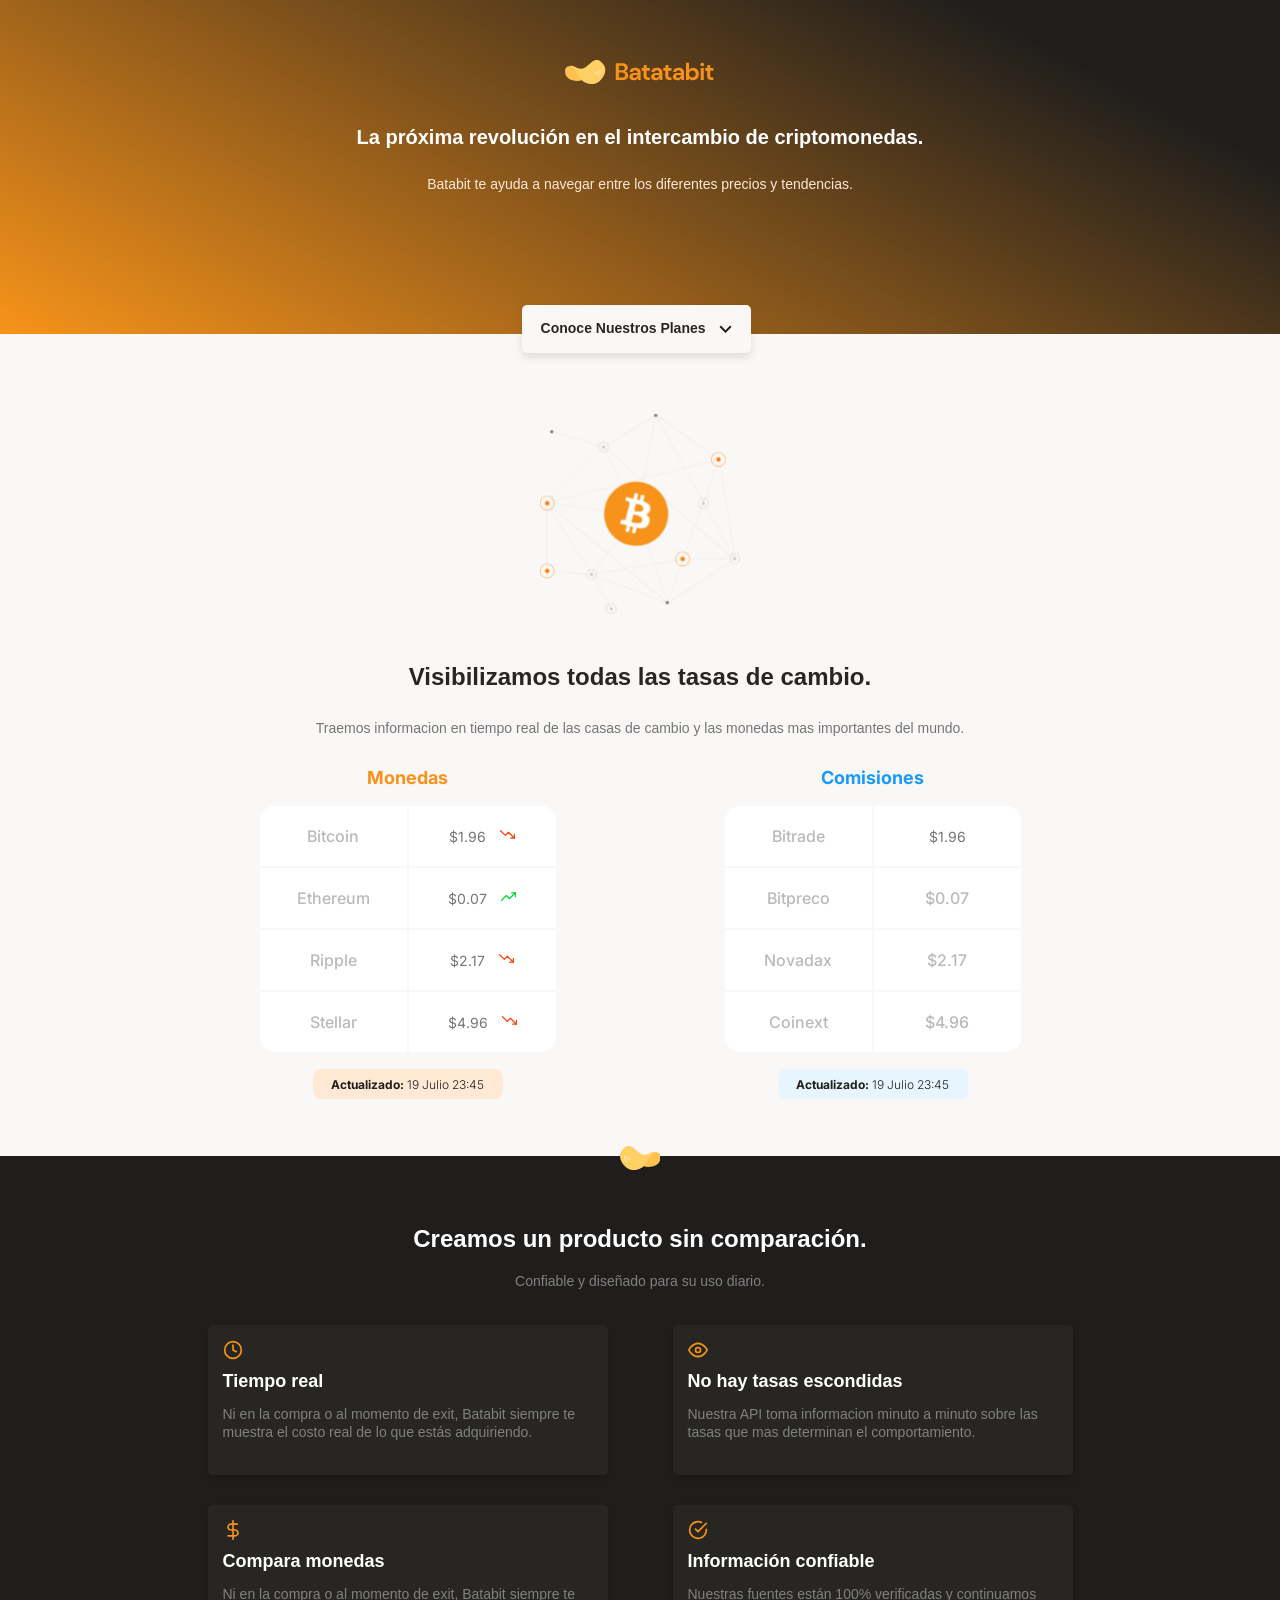
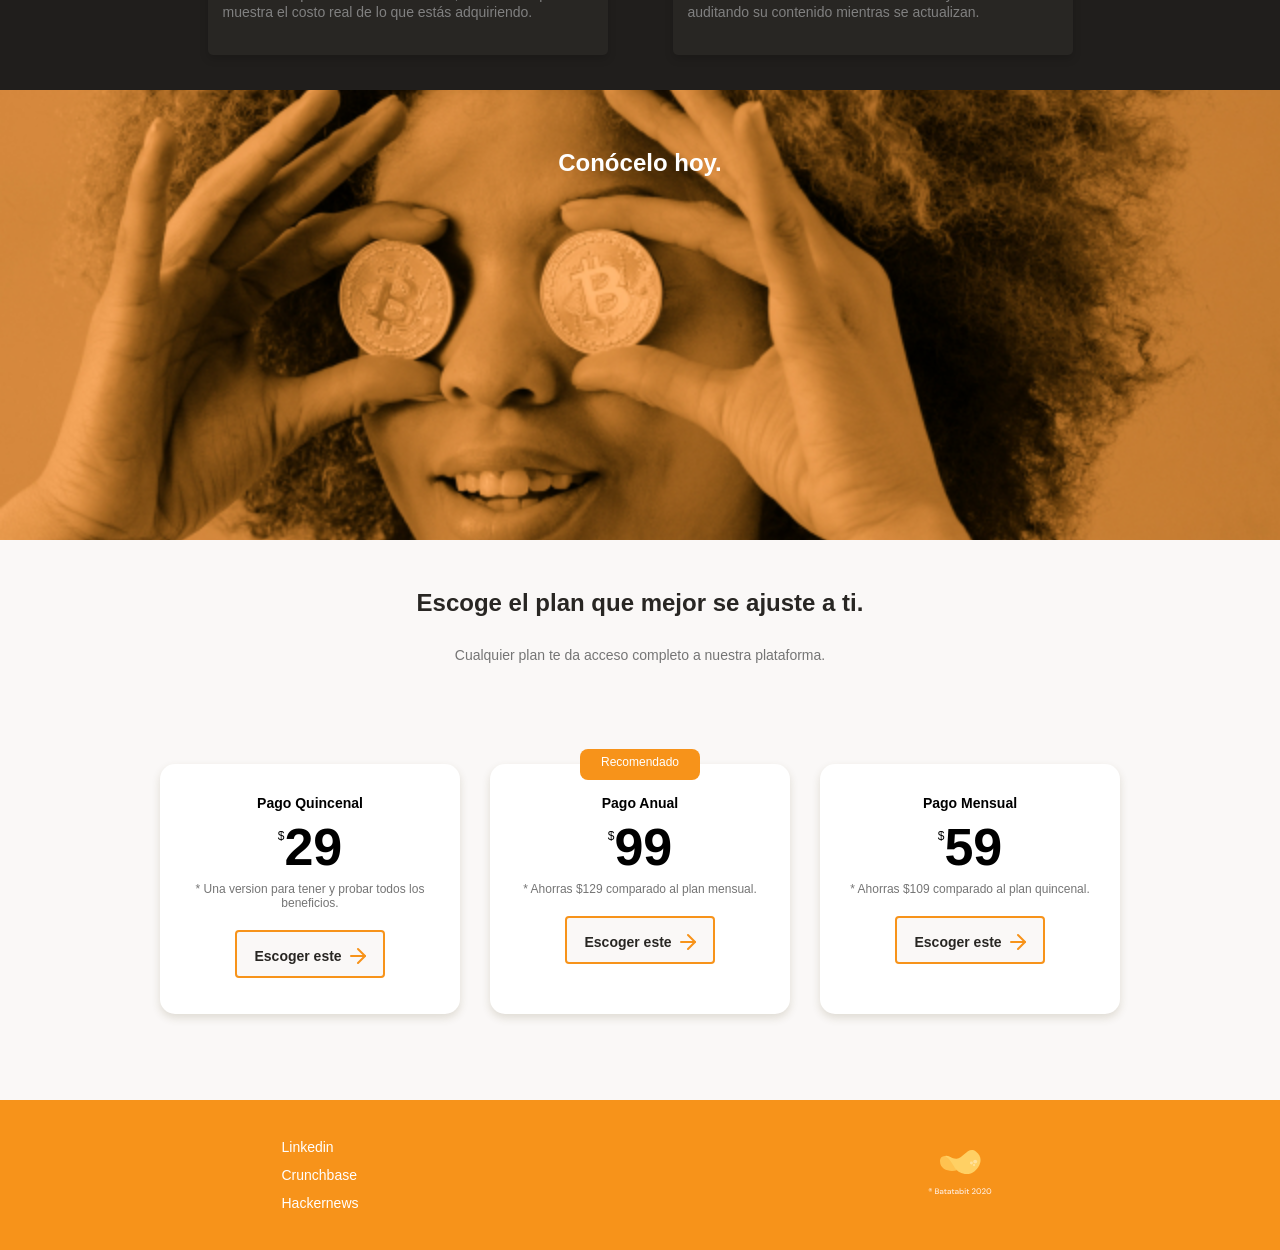
<file: CursoResponsiveDesign/index.html>
<!DOCTYPE html>
<html lang="en">
<head>
    <meta charset="UTF-8">
    <meta http-equiv="X-UA-Compatible" content="IE=edge">
    <meta name="viewport" content="width=device-width, initial-scale=1.0">
    <title>Document</title>
    <link rel="stylesheet" href="styles.css">
    <link rel="stylesheet" href="./css/tablet.css" media="(min-width: 930px)">
    <link rel="preconnect" href="https://fonts.googleapis.com">
    <link rel="preconnect" href="https://fonts.gstatic.com" crossorigin>
    <link href="https://fonts.googleapis.com/css2?family=DM+Sans:wght@400;500;700&family=Inter:wght@300;500&display=swap" rel="stylesheet">
</head>
<body>
    <header>
        <img src="./Assets/img/logo.svg" alt="">
        <div class="header-title-container">
            <h1>La próxima revolución en el intercambio de criptomonedas.</h1>
            <p>Batabit te ayuda a navegar entre los diferentes precios y tendencias.</p>
            <a class="header-button" href="#plans">Conoce Nuestros Planes <span></span></a>
        </div>
    </header>
    <main>
        <section class="main-exchanger-container">
            <div class="backgroundImg"></div>
            <div class="main-exchange-container-title">
                <h2>Visibilizamos todas las tasas de cambio.</h2>
                <p>Traemos informacion en tiempo real de las casas de cambio y las monedas mas importantes del mundo.</p>
            </div>
            <section class="main-tables-container">
                <div class="main-currency-table">
                    <p class="currency-table-title">Monedas</p>
                    <div class="currenty-table-container">
                        <table>
                            <tr>
                                <td class="table__top-left">Bitcoin</td>
                                <td class="table__top-right table__right">$1.96 <span class="down"></span></td>
                            </tr>
                            <tr>
                                <td>Ethereum</td>
                                <td class="table__right">$0.07 <span class="up"></span></td>
                            </tr>
                            <tr>
                                <td>Ripple</td>
                                <td class="table__right">$2.17 <span class="down"></span></td>
                            </tr>
                            <tr>
                                <td class="table__bottom-left">Stellar</td>
                                <td class="table__bottom-right table__right">$4.96 <span class="down"></span></td>
                            </tr>
                        </table>
                    </div>
                    <div class="currency-table-date">
                        <p><b>Actualizado:</b> 19 Julio 23:45</p>
                    </div>
                </div>
            <!-- </section>
            <section class="main-tables-container"> -->
                <div class="main-commission-table">
                    <p class="commission-table-title">Comisiones</p>
                    <div class="commission-table-container">
                        <table>
                            <tr>
                                <td class="table__top-left">Bitrade</td>
                                <td class="table__top-right table__right">$1.96</td>
                            </tr>
                            <tr>
                                <td>Bitpreco</td>
                                <td class="table__right">$0.07</td>
                            </tr>
                            <tr>
                                <td>Novadax</td>
                                <td class="table__right">$2.17</td>
                            </tr>
                            <tr>
                                <td class="table__bottom-left">Coinext</td>
                                <td class="table__bottom-right table__right">$4.96</td>
                            </tr>
                        </table>
                    </div>
                    <div class="commission-table-date">
                        <p><b>Actualizado:</b> 19 Julio 23:45</p>
                    </div>
                </div>
            </section>
        </section>
        <section class="main-product-detail">
            <span class="product-deatil--batata-logo"></span>
            <div class="product-detail--title">
                <h2>Creamos un producto sin comparación.</h2>
                <p>Confiable y diseñado para su uso diario.</p>
            </div>
            <section class="product-cards-contaier">
                <article class="product-detail--card">
                    <span class="clock"></span>
                    <p class="product--card-title">Tiempo real</p>
                    <p class="product--card-body">Ni en la compra o al momento de exit, Batabit siempre te muestra el costo real de lo que estás adquiriendo.</p>
                </article>
            <!-- </section> -->
            <!-- <section class="product-cards-contaier"> -->
                <article class="product-detail--card">
                    <span class="eye"></span>
                    <p class="product--card-title">No hay tasas escondidas</p>
                    <p class="product--card-body">Nuestra API toma informacion minuto a minuto sobre las tasas que mas determinan el comportamiento.</p>
                </article>
            <!-- </section> -->
            <!-- <section class="product-cards-contaier"> -->
                <article class="product-detail--card">
                    <span class="dollar"></span>
                    <p class="product--card-title">Compara monedas</p>
                    <p class="product--card-body">Ni en la compra o al momento de exit, Batabit siempre te muestra el costo real de lo que estás adquiriendo.</p>
                </article>
            <!-- </section> -->
            <!-- <section class="product-cards-contaier"> -->
                <article class="product-detail--card">
                    <span class="check"></span>
                    <p class="product--card-title">Información confiable</p>
                    <p class="product--card-body">Nuestras fuentes están 100% verificadas y continuamos auditando su contenido mientras se actualizan.</p>
                </article>
            </section>
        </section>
        <section class="bitcoin-img-container">
            <h2>Conócelo hoy.</h2>
        </section>
        <section id="plans" class="main-plans-container">
            <div class="plans--title">
                <h2>Escoge el plan que mejor se ajuste a ti.</h2>
                <p>Cualquier plan te da acceso completo a nuestra plataforma.</p>
            </div>
            <section class="plans-container--slider">
                <article>
                    <br>
                </article>
                <article class="plans-container--card">
                    <div class="plan-info-container">
                        <h3 class="plan-card--title">Pago Quincenal</h3>
                        <p class="plan-card--price"><span>$</span>29</p>
                        <p class="plan-card--saving">* Una version para tener y probar todos los beneficios.</p>
                        <button class="plan-card--ca">Escoger este <span></span></button>
                    </div>
                </article>
                <article class="plans-container--card">
                    <p class="recommended">Recomendado</p>
                    <div class="plan-info-container">
                        <h3 class="plan-card--title">Pago Anual</h3>
                        <p class="plan-card--price"><span>$</span>99</p>
                        <p class="plan-card--saving">* Ahorras $129 comparado al plan mensual.</p>
                        <button class="plan-card--ca">Escoger este <span></span></button>
                    </div>
                </article>
                <article class="plans-container--card">
                    <div class="plan-info-container">
                        <h3 class="plan-card--title">Pago Mensual</h3>
                        <p class="plan-card--price"><span>$</span>59</p>
                        <p class="plan-card--saving">* Ahorras $109 comparado al plan quincenal.</p>
                        <button class="plan-card--ca">Escoger este <span></span></button>
                    </div>
                </article>
                <article>
                    <br>
                </article>
            </section>
        </section>
    </main>
    <footer>
        <section class="left">
            <ul>
                <li><a href="#">Linkedin</a></li>
                <li><a href="#">Crunchbase</a></li>
                <li><a href="#">Hackernews</a></li>
            </ul>
        </section>
        <section class="right">
            <img src="./Assets/img/logo-footer.svg" alt="Logo Batatabit">
        </section>
    </footer>
</body>
</html>
</file>
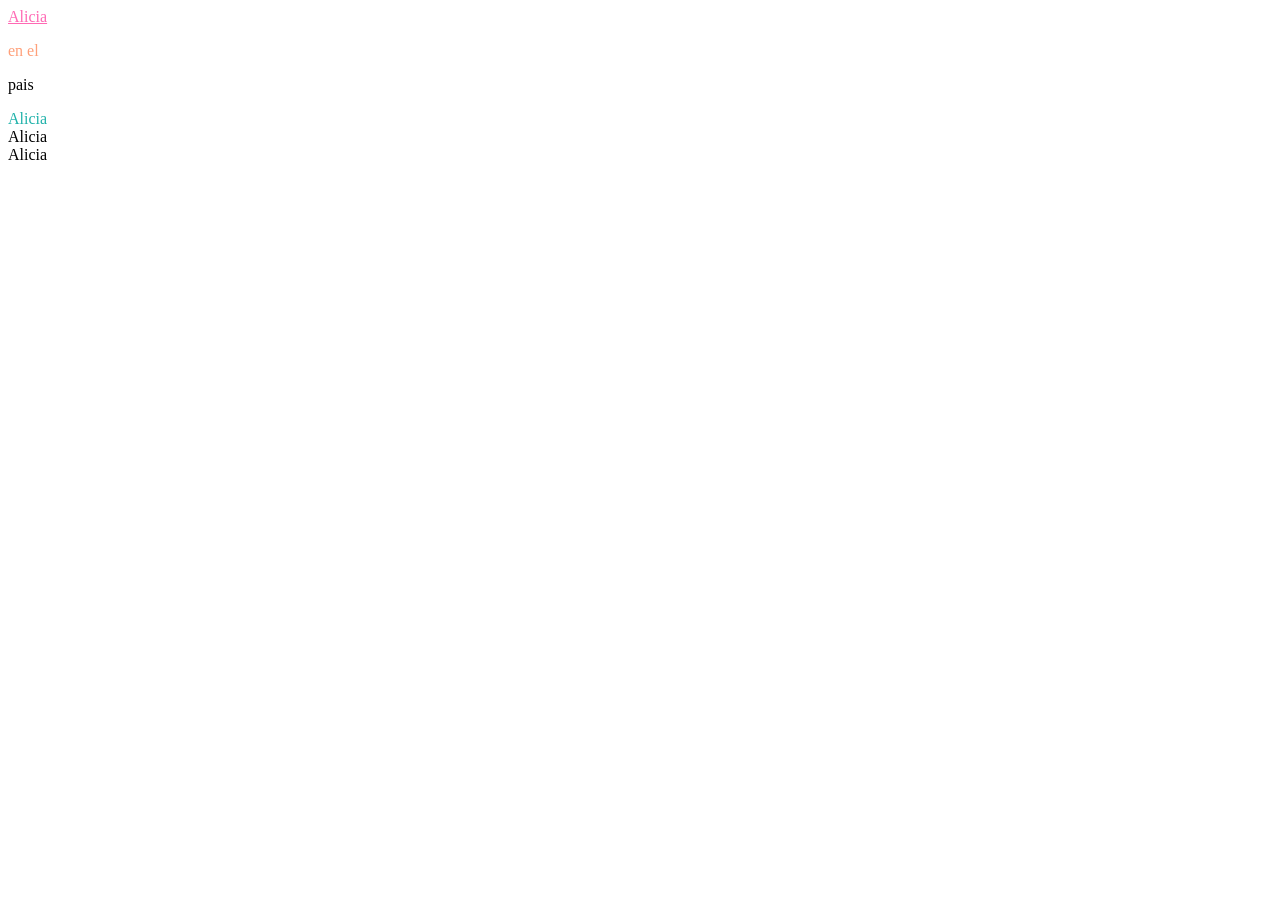
<file: CursoTransformacionesYAnimaciones/pseudo-classes.html>
<!DOCTYPE html>
<html lang="en">
<head>
    <meta charset="UTF-8">
    <meta http-equiv="X-UA-Compatible" content="IE=edge">
    <meta name="viewport" content="width=device-width, initial-scale=1.0">
    <title>Document</title>
    <style>
        a:link{
            color: hotpink;
        }
        a:visited{
            color: tomato;
        }
        a:hover{
            background-color: palegoldenrod;
        }
        p:not(.maravillas){
            color: lightsalmon;
        }
        .container div:nth-child(1){
            color: lightseagreen;
        }
    </style>
</head>
<body>
    <a href="/">Alicia</a>
    <p>en el</p>
    <p class="maravillas">pais</p>
    <div class="container">
        <div>Alicia</div>
        <div>Alicia</div>
        <div>Alicia</div>
    </div>
</body>
</html>
</file>
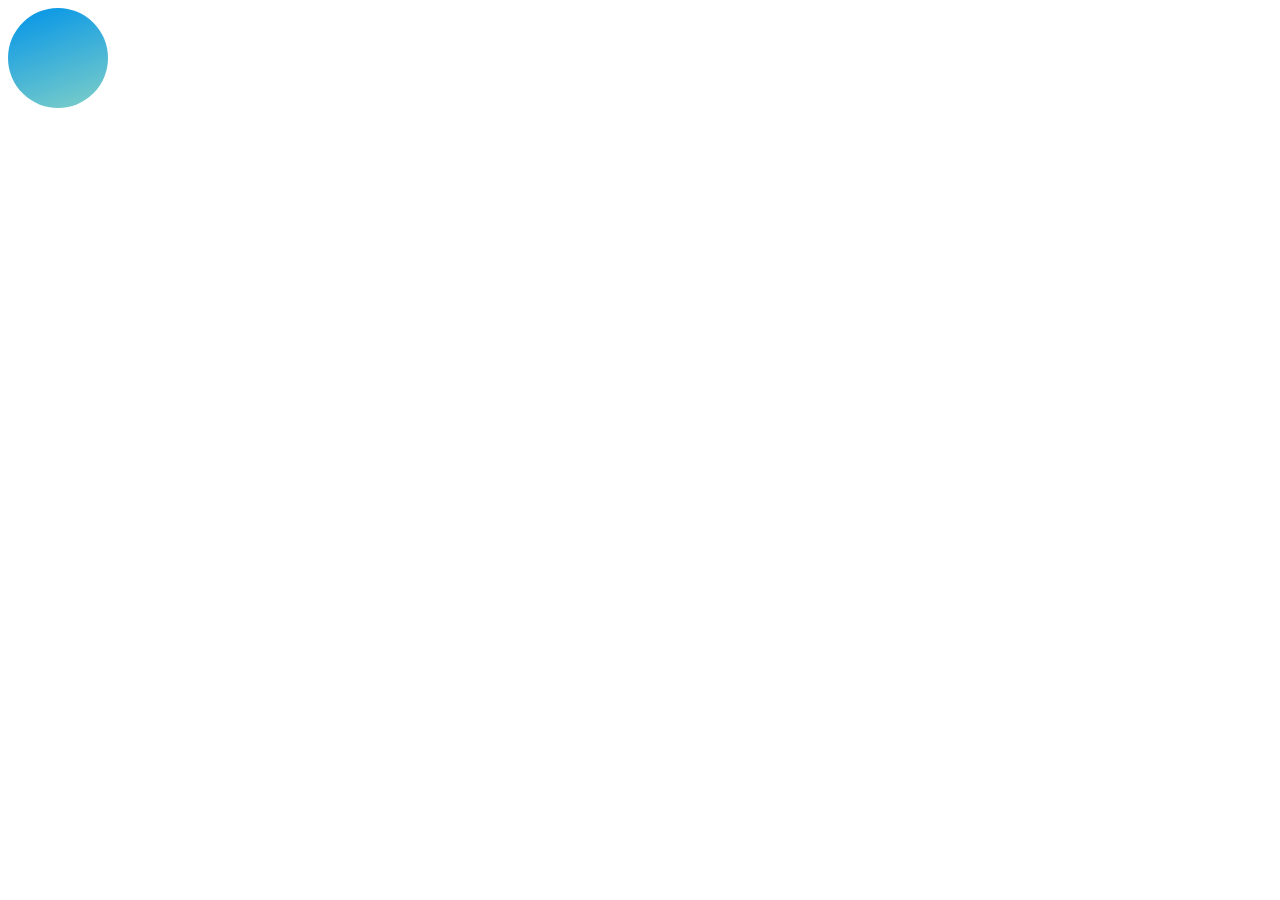
<file: CursoTransformacionesYAnimaciones/transform-scale.html>
<!DOCTYPE html>
<html lang="en">
<head>
    <meta charset="UTF-8">
    <meta http-equiv="X-UA-Compatible" content="IE=edge">
    <meta name="viewport" content="width=device-width, initial-scale=1.0">
    <title>Document</title>
    <style>
        .circle{
            width: 100px;
            height: 100px;
            border-radius: 50%;
            background-color: #0093E9;
            background-image: linear-gradient(160deg, #0093E9 0%, #80D0C7 100%);

        }

        .circle:hover{
            transform: scale(1.5);
        }
    </style>
</head>
<body>
    <div class="circle"></div>
</body>
</html>
</file>
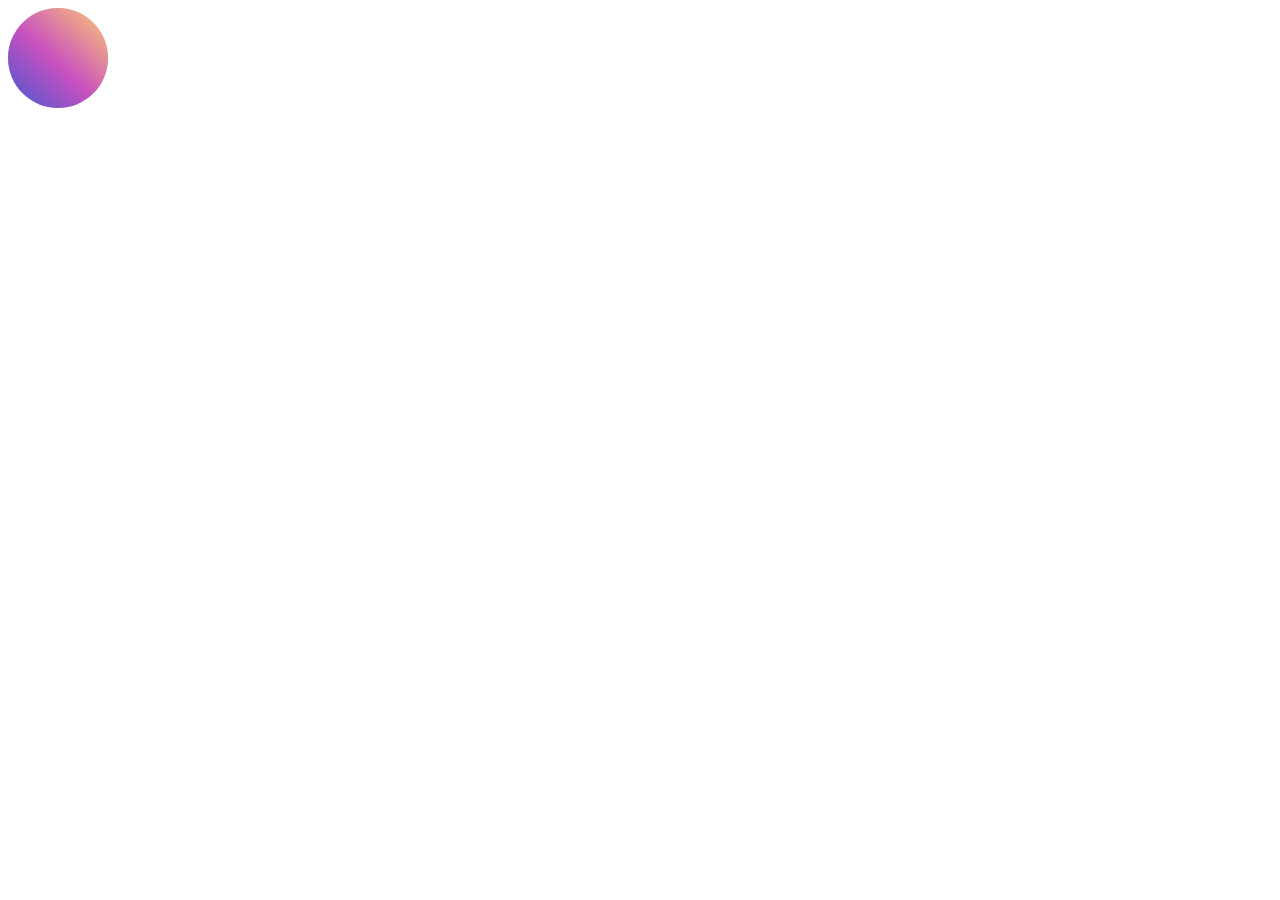
<file: CursoTransformacionesYAnimaciones/transform-translate.html>
<!DOCTYPE html>
<html lang="en">
<head>
    <meta charset="UTF-8">
    <meta http-equiv="X-UA-Compatible" content="IE=edge">
    <meta name="viewport" content="width=device-width, initial-scale=1.0">
    <title>Document</title>
    <style>
        .shadow{
            background: lightgrey;
            width: 100px;
            height: 100px;
            border-radius: 50%;
        }
        .circle{
            background-color: #4158D0;
            background-image: linear-gradient(43deg, #4158D0 0%, #C850C0 46%, #FFCC70 100%);
            border-radius: 50%;
            width: 100px;
            height: 100px;
        }

        .circle:hover{
            transform: translate(50px, 20px);
        }
    </style>
</head>
<body>
    <div class="shadow">
        <div class="circle"></div>
    </div>
</body>
</html>
</file>
<file: CursoResponsiveDesign/styles.css>
/* 
1.Posicionamiento --> static, absolute, relative, fixed
2.Modelo de caja (Box model) --> margin, border, padding, content
3.Tipografía --> tipos, tamaños de fuente, etc
4.Estilos visuales --> box-shadow, border-radius, gradient, etc
5.Otros --> reglas CSS y más
*/

:root{
    /* colores */
    --bitcoin-orange:#F7931A;
    --soft-orange:#FFE9D5;
    --secondary-blue: #1a9af7;
    --soft-blue: #e7f5ff;
    --warm-black:#201E1C;
    --black: #282623;
    --grey: #bababa;
    --off-white: #faf8f7;
    --just-white: #fff;
}

*{
    box-sizing: border-box;
    margin: 0;
    padding: 0;
}

html{
    font-size: 62.5%;
    font-family: 'DM Sanas', sans-serif ;
    scroll-behavior: smooth;
}

header{
    position: relative;
    display: flex;
    flex-direction: column;
    justify-content: center;
    width: 100%;
    min-width: 320px;
    height: 334px;
    text-align: center;
    background: linear-gradient(207.8deg, #201E1C 16.69%, #F7931A 100%);
}

header img{
    width: 150px;
    height: 24px;
    margin-top: 60px;
    align-self: center;
}

.header-title-container{
    width: 90%;
    min-width: 288px;
    max-width: 900px;
    height: 218px;
    margin-top: 40px;
    text-align: center;
    align-self: center;
}

.header-title-container h1{
    font: 2.4rem;
    font-weight: bold;
    line-height: 2.6rem;
    color: var(--just-white);
}

.header-title-container p{
    margin-top: 25px;
    font-size: 1.4rem;
    font-weight: 500;
    line-height: 1.8rem;
    color: var(--soft-orange);
}

.header-title-container .header-button{
    position: absolute;
    left: calc(50% - 118px);
    top: 270px;
    display: block;
    margin-top: 35px;
    padding: 15px;
    width: 229px;
    height: 48px;
    background-color: var(--off-white);
    /* Sombra */
    box-shadow: 0px 4px 8px rgba(89, 73, 30, 0.16);
    border: none;
    border-radius: 5px;
    font-size: 1.4rem;
    font-weight: bold;
    text-decoration: none;
    color: var(--black);
}

.header-button span{
    display: inline-block;
    width: 13px;
    height: 8px;
    margin-left: 10px;
    background-image: url('./Assets/icons/down-arrow.svg');
}

main{
    width: 100%;
    height: auto;
    background-color: var(--off-white);
}

.main-exchanger-container{
    width: 100%;
    height: auto;
    padding-top: 80px;
    padding-bottom: 30px;
    text-align: center;
}

.main-exchange-container-title{
    width: 90%;
    min-width: 288px;
    max-width: 900px;
    margin: 0 auto;
}

.main-exchanger-container .backgroundImg{
    width: 200px;
    height: 200px;
    margin: 0 auto;
    margin-bottom: 50px;
    background-image: url('./Assets/img/Bitcoin.svg');
    background-repeat: no-repeat;
    background-size: cover;
    background-position: center;
}

.main-exchanger-container h2{
    margin-bottom: 30px;
    font-size: 2.4rem;
    font-weight: bold;
    line-height: 2.6rem;
    color: var(--black);
}

.main-exchanger-container p{
    margin-bottom: 30px;
    font-size: 1.4rem;
    font-weight: 500;
    line-height: 1.6rem;
    color: #757575;
}

.main-currency-table, .main-commission-table{
    width: 70%;
    min-width: 235px;
    max-width: 500px;
    height: 360px;
    margin: 0 auto;
    font-family: "Inter", sans-serif;
}

.main-commission-table .commission-table-title{
    margin-bottom: 15px;
    font-size: 1.8rem;
    font-weight: bold;
    line-height: 2.3rem;
    color: var(--secondary-blue);
}

.main-currency-table .currency-table-title{
    margin-bottom: 15px;
    font-size: 1.8rem;
    font-weight: bold;
    line-height: 2.3rem;
    color: var(--bitcoin-orange);
}

.currenty-table-container, 
.commission-table-container{
    width: 90%;
    min-width: 230px;
    max-width: 300px;
    height: 250px;
    margin: 0 auto;
}

.currenty-table-container table, 
.commission-table-container table{
    width: 100%;
    height: 100%;
}

.currenty-table-container td, 
.commission-table-container td{
    width: 50%;
    font-size: 1.6rem;
    font-weight: 500;
    line-height: 1.9rem;
    color: var(--grey);
    background-color: var(--just-white);
}

.currenty-table-container .table__top-left,
.commission-table-container .table__top-left{
    border-radius: 15px 0 0 0;
}

.currenty-table-container .table__top-right,
.commission-table-container .table__top-right{
    border-radius: 0 15px 0 0;
}

.currenty-table-container .table__bottom-left,
.commission-table-container .table__bottom-left{
    border-radius: 0 0 0 15px;
}

.currenty-table-container .table__bottom-right,
.commission-table-container .table__bottom-right{
    border-radius: 0 0 15px 0;
}

.currenty-table-container .table__right,
.commission-table-container .table__top-right{
    font-size: 1.4rem;
    font-weight: normal;
    line-height: 1.7rem;
    color: #757575;
}

.currenty-table-container .down{
    display: inline-block;
    width: 15px;
    height: 15px;
    margin-left: 10px;
    background-image: url('./Assets/icons/trending-down.svg');
    background-size: cover;
    background-position: center;
    background-repeat: no-repeat;
}

.currenty-table-container .up{
    display: inline-block;
    width: 15px;
    height: 15px;
    margin-left: 10px;
    background-image: url('./Assets/icons/trending-up.svg');
    background-size: cover;
    background-position: center;
    background-repeat: no-repeat;
}

.currency-table-date{
    width: 190px;
    height: 30px;
    margin: 0 auto;
    margin-top: 15px;
    padding: 8px;
    background-color: var(--soft-orange);
    border-radius: 8px;
}

.commission-table-date{
    width: 190px;
    height: 30px;
    margin: 0 auto;
    margin-top: 15px;
    padding: 8px;
    background-color: var(--soft-blue);
    border-radius: 8px;
}

.currency-table-date p,
.commission-table-date p{
    font-weight: 300;
    font-size: 1.2rem;
    line-height: 1.5rem;
    color: var(--warm-black);
}

.main-product-detail{
    position: relative;
    width: 100%;
    min-width: 320px;
    height: auto;
    padding: 20px 10px;
    background-color: var(--warm-black);
}

.product-deatil--batata-logo{
    position: absolute;
    width: 40px;
    height: 25px;
    top: -10px;
    left: calc(50% - 20px);
    background-image: url('./Assets/icons/batata.svg');
}

.product-detail--title{
    width: 90%;
    min-width: 288px;
    height: auto;
    margin: 0 auto;
    margin-top: 50px;
    text-align: center;
}

.product-detail--title h2{
    margin-bottom: 20px;
    font-size: 2.4rem;
    font-weight: bold;
    line-height: 2.6rem;
    color: var(--just-white);
}

.product-detail--title p{
    margin-bottom: 20px;
    font-size: 1.4rem;
    font-weight: 500;
    line-height: 1.8rem;
    color: #808080;
}

.product-detail--card{
    width: 90%;
    min-width: 288px;
    max-width: 400px;
    height: 150px;
    margin: 15px auto;
    padding: 15px;
    background-color: var(--black);
    border-radius: 5px;
    box-shadow: 0 4px 8px rgba(0, 0, 0, 0.16);
}

.product-detail--card .clock{
    display: inline-block;
    width: 20px;
    height: 20px;
    margin-bottom: 10px;
    background-image: url('./Assets/icons/clock.svg');
    background-size: cover;
    background-position: center;
    background-repeat: no-repeat;
}

.product-detail--card .eye{
    display: inline-block;
    width: 20px;
    height: 20px;
    margin-bottom: 10px;
    background-image: url('./Assets/icons/eye.svg');
    background-size: cover;
    background-position: center;
    background-repeat: no-repeat;
}

.product-detail--card .dollar{
    display: inline-block;
    width: 20px;
    height: 20px;
    margin-bottom: 10px;
    background-image: url('./Assets/icons/dollar-sign.svg');
    background-size: cover;
    background-position: center;
    background-repeat: no-repeat;
}

.product-detail--card .check{
    display: inline-block;
    width: 20px;
    height: 20px;
    margin-bottom: 10px;
    background-image: url('./Assets/icons/check-circle.svg');
    background-size: cover;
    background-position: center;
    background-repeat: no-repeat;
}

.product--card-title{
    margin-bottom: 15px;
    font-size: 1.8rem;
    font-weight: bold;
    line-height: 1.8rem;
    color: var(--just-white);
}

.product--card-body{
    font-size: 1.4rem;
    font-weight: 500;
    line-height: 1.8rem;
    color: #808080;
}

.bitcoin-img-container{
    width: 100%;
    min-width: 320px;
    height: 50vh;
    background-image: url('./Assets/img/bitcoinbaby2x.jpg');
    background-position: center;
    background-size: cover;
    background-repeat: no-repeat;
}

.bitcoin-img-container h2{
    padding-top: 60px;
    font-size: 2.4rem;
    font-weight: bold;
    line-height: 2.6rem;
    color: var(--just-white);
    text-align: center;
}

.main-plans-container{
    width: 100%;
    min-width: 320px;
    padding-bottom: 70px;
    text-align: center;
}

.plans--title{
    width: 90%;
    min-width: 288px;
    height: auto;
    margin: 0 auto;
    margin-bottom: 50px;
}

.plans--title h2{
    padding-top: 50px;
    font-size: 2.4rem;
    font-weight: bold;
    line-height: 2.6rem;
    color: var(--black);
}

.plans--title p{
    padding-top: 30px;
    font-size: 1.4rem;
    font-weight: 500;
    line-height: 1.8rem;
    color: #757575;
}

.plans-container--slider{
    display: flex;
    gap: 30px;
    height: 316px;
    overflow-x: scroll;
    overscroll-behavior-x: contain;
    scroll-snap-type: x proximity;
}

.plans-container--slider::-webkit-scrollbar{
    background-color: var(--soft-orange);
    height: 3px;
}

.plans-container--slider::-webkit-scrollbar-thumb{
    background-color: var(--bitcoin-orange);
}

.plans-container--card{
    position: relative;
    scroll-snap-align: center;
    width: 70%;
    min-width: 190px;
    max-width: 300px;
    height: 250px;
    margin: 50px 0 0;
    padding: 0 15px;
    background-color: var(--just-white);
    border-radius: 15px;
    box-shadow: 0 4px 8px rgba(89, 73, 30, 0.16);
}

.recommended{
    position: absolute;
    width: 120px;
    height: 31px;
    padding: 6px;
    top: -15px;
    left: calc(50% - 60px);
    font-size: 1.2rem;
    background-color: var(--bitcoin-orange);
    border-radius: 8px;
    color: var(--just-white);

}

.plan-card--title{
    padding-top: 30px;
    font-size: 1.4rem;
    font-weight: 600;
    line-height: 1.8rem;
    color: black;
}

.plan-card--price{
    padding: 5px 0;
    font-size: 5.2rem;
    font-weight: bold;
    color: black;
}

.plan-card--price span{
    font-size: 1.2rem;
    font-weight: 300;
    vertical-align: 25px;
}

.plan-card--saving{
    font-size: 1.2rem;
    color: #757575;
}

.plan-card--ca{
    width: 150px;
    height: 48px;
    margin-top: 20px;
    background-color: #faf8f7;
    border: 2px solid var(--bitcoin-orange);
    border-radius: 4px;
    font-family: 'DM Sanas', sans-serif ;
    font-size: 1.4rem;
    font-weight: bold;
    line-height: 1.8rem;
    color: var(--black);
}

.plan-card--ca span{
    display: inline-block;
    width: 20px;
    height: 20px;
    background-image: url('./Assets/icons/orange-right-arrow.svg');
    vertical-align: text-bottom;
    background-repeat: no-repeat;
}

footer{
    display: flex;
    width: 100%;
    height: 150px;
    background-color: var(--bitcoin-orange);
}

footer section{
    display: flex;
    width: 50%;
    justify-content: center;
    align-items: center;
}

footer .left ul{
    font-size: 1.4rem;
    font-weight: 500;
    line-height: 1.8rem;
    list-style: none;
}

.left li{
    margin: 10px 0;
}

.left a{
    text-decoration: none;
    color: var(--just-white);
}
</file>
<file: CursoResponsiveDesign/css/tablet.css>
.main-tables-container{
    display: flex;
    width: 930px;
    margin: 0 auto;
}

.product-cards-contaier{
    display: flex;
    flex-wrap: wrap;
    width: 930px;
    margin: 0 auto;
}

.plans-container--slider{
    justify-content: center;
}
</file>
